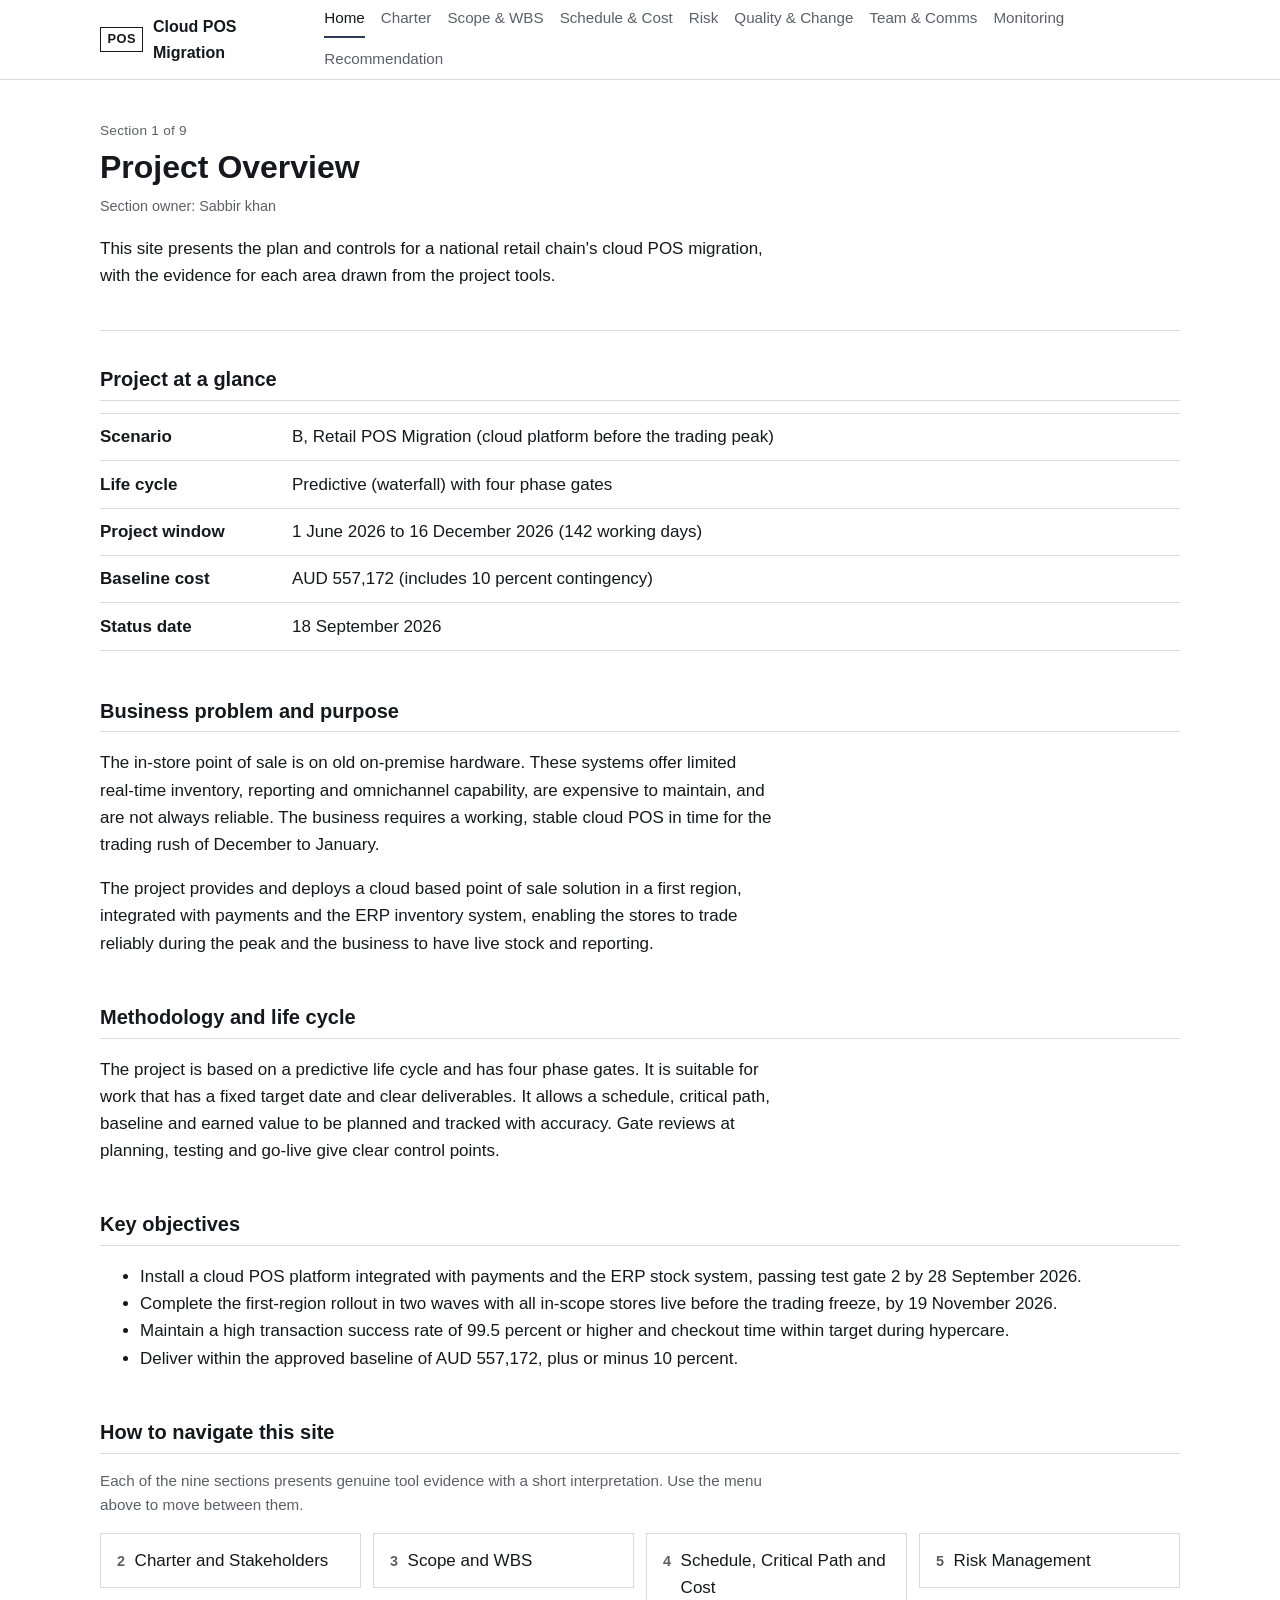
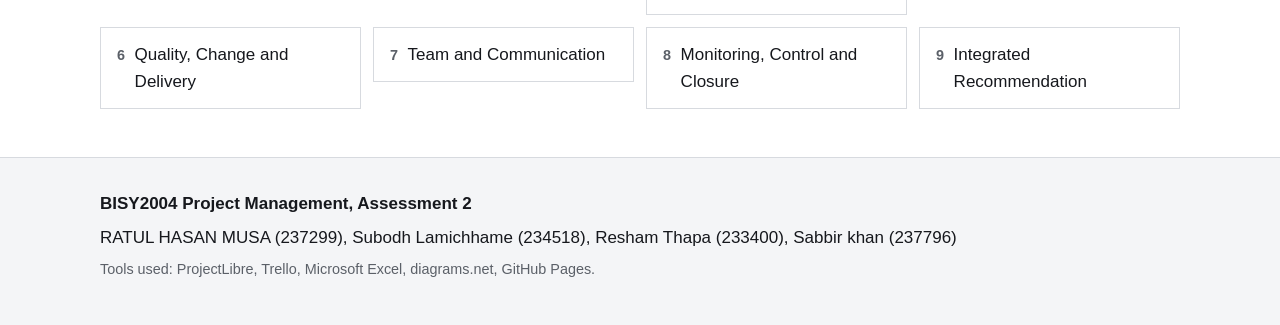
<file: index.html>
<!DOCTYPE html>
<html lang="en-AU">
<head>
  <meta charset="utf-8">
  <meta name="viewport" content="width=device-width, initial-scale=1">
  <title>Home | Cloud POS Migration</title>
  <meta name="description" content="Project management website for a cloud POS migration program.">
  <link rel="stylesheet" href="css/style.css">
</head>
<body>
<a class="skip" href="#main">Skip to content</a>
<header class="site-head">
  <div class="wrap head-inner">
    <a class="brand" href="index.html"><span class="brand-mark">POS</span><span class="brand-text">Cloud POS Migration</span></a>
    <button class="nav-toggle" aria-label="Menu" aria-expanded="false" aria-controls="nav">Menu</button>
    <nav id="nav" class="nav"><ul>
      <li><a href="index.html" class="active" aria-current="page">Home</a></li>
      <li><a href="charter.html">Charter</a></li>
      <li><a href="scope.html">Scope & WBS</a></li>
      <li><a href="schedule.html">Schedule & Cost</a></li>
      <li><a href="risk.html">Risk</a></li>
      <li><a href="quality.html">Quality & Change</a></li>
      <li><a href="team.html">Team & Comms</a></li>
      <li><a href="monitoring.html">Monitoring</a></li>
      <li><a href="recommendation.html">Recommendation</a></li>
    </ul></nav>
  </div>
</header>
<main id="main">
  <div class="wrap">
    <div class="page-head">
      <p class="sec-num">Section 1 of 9</p>
      <h1>Project Overview</h1>
      <p class="owner">Section owner: Sabbir khan</p>
      <p class="lead">This site presents the plan and controls for a national retail chain's cloud POS migration, with the evidence for each area drawn from the project tools.</p>
    </div>
    <section class="block">
      <h2>Project at a glance</h2>
      <dl class="facts">
        <div><dt>Scenario</dt><dd>B, Retail POS Migration (cloud platform before the trading peak)</dd></div>
        <div><dt>Life cycle</dt><dd>Predictive (waterfall) with four phase gates</dd></div>
        <div><dt>Project window</dt><dd>1 June 2026 to 16 December 2026 (142 working days)</dd></div>
        <div><dt>Baseline cost</dt><dd>AUD 557,172 (includes 10 percent contingency)</dd></div>
        <div><dt>Status date</dt><dd>18 September 2026</dd></div>
      </dl>
    </section>
    <section class="block">
      <h2>Business problem and purpose</h2>
      <p>The in-store point of sale is on old on-premise hardware. These systems offer limited real-time inventory, reporting and omnichannel capability, are expensive to maintain, and are not always reliable. The business requires a working, stable cloud POS in time for the trading rush of December to January.</p>
      <p>The project provides and deploys a cloud based point of sale solution in a first region, integrated with payments and the ERP inventory system, enabling the stores to trade reliably during the peak and the business to have live stock and reporting.</p>
    </section>
    <section class="block">
      <h2>Methodology and life cycle</h2>
      <p>The project is based on a predictive life cycle and has four phase gates. It is suitable for work that has a fixed target date and clear deliverables. It allows a schedule, critical path, baseline and earned value to be planned and tracked with accuracy. Gate reviews at planning, testing and go-live give clear control points.</p>
    </section>
    <section class="block">
      <h2>Key objectives</h2>
      <ul>
        <li>Install a cloud POS platform integrated with payments and the ERP stock system, passing test gate 2 by 28 September 2026.</li>
        <li>Complete the first-region rollout in two waves with all in-scope stores live before the trading freeze, by 19 November 2026.</li>
        <li>Maintain a high transaction success rate of 99.5 percent or higher and checkout time within target during hypercare.</li>
        <li>Deliver within the approved baseline of AUD 557,172, plus or minus 10 percent.</li>
      </ul>
    </section>
    <section class="block">
      <h2>How to navigate this site</h2>
      <p class="note">Each of the nine sections presents genuine tool evidence with a short interpretation. Use the menu above to move between them.</p>
      <ul class="index-grid">
        <li><a href="charter.html"><span>2</span>Charter and Stakeholders</a></li>
        <li><a href="scope.html"><span>3</span>Scope and WBS</a></li>
        <li><a href="schedule.html"><span>4</span>Schedule, Critical Path and Cost</a></li>
        <li><a href="risk.html"><span>5</span>Risk Management</a></li>
        <li><a href="quality.html"><span>6</span>Quality, Change and Delivery</a></li>
        <li><a href="team.html"><span>7</span>Team and Communication</a></li>
        <li><a href="monitoring.html"><span>8</span>Monitoring, Control and Closure</a></li>
        <li><a href="recommendation.html"><span>9</span>Integrated Recommendation</a></li>
      </ul>
    </section>
  </div>
</main>
<footer class="site-foot">
  <div class="wrap">
    <p class="foot-title">BISY2004 Project Management, Assessment 2</p>
    <p class="foot-group">RATUL HASAN MUSA (237299), Subodh Lamichhame (234518), Resham Thapa (233400), Sabbir khan (237796)</p>
    <p class="foot-meta">Tools used: ProjectLibre, Trello, Microsoft Excel, diagrams.net, GitHub Pages.</p>
  </div>
</footer>
<script src="js/script.js"></script>
</body>
</html>
</file>
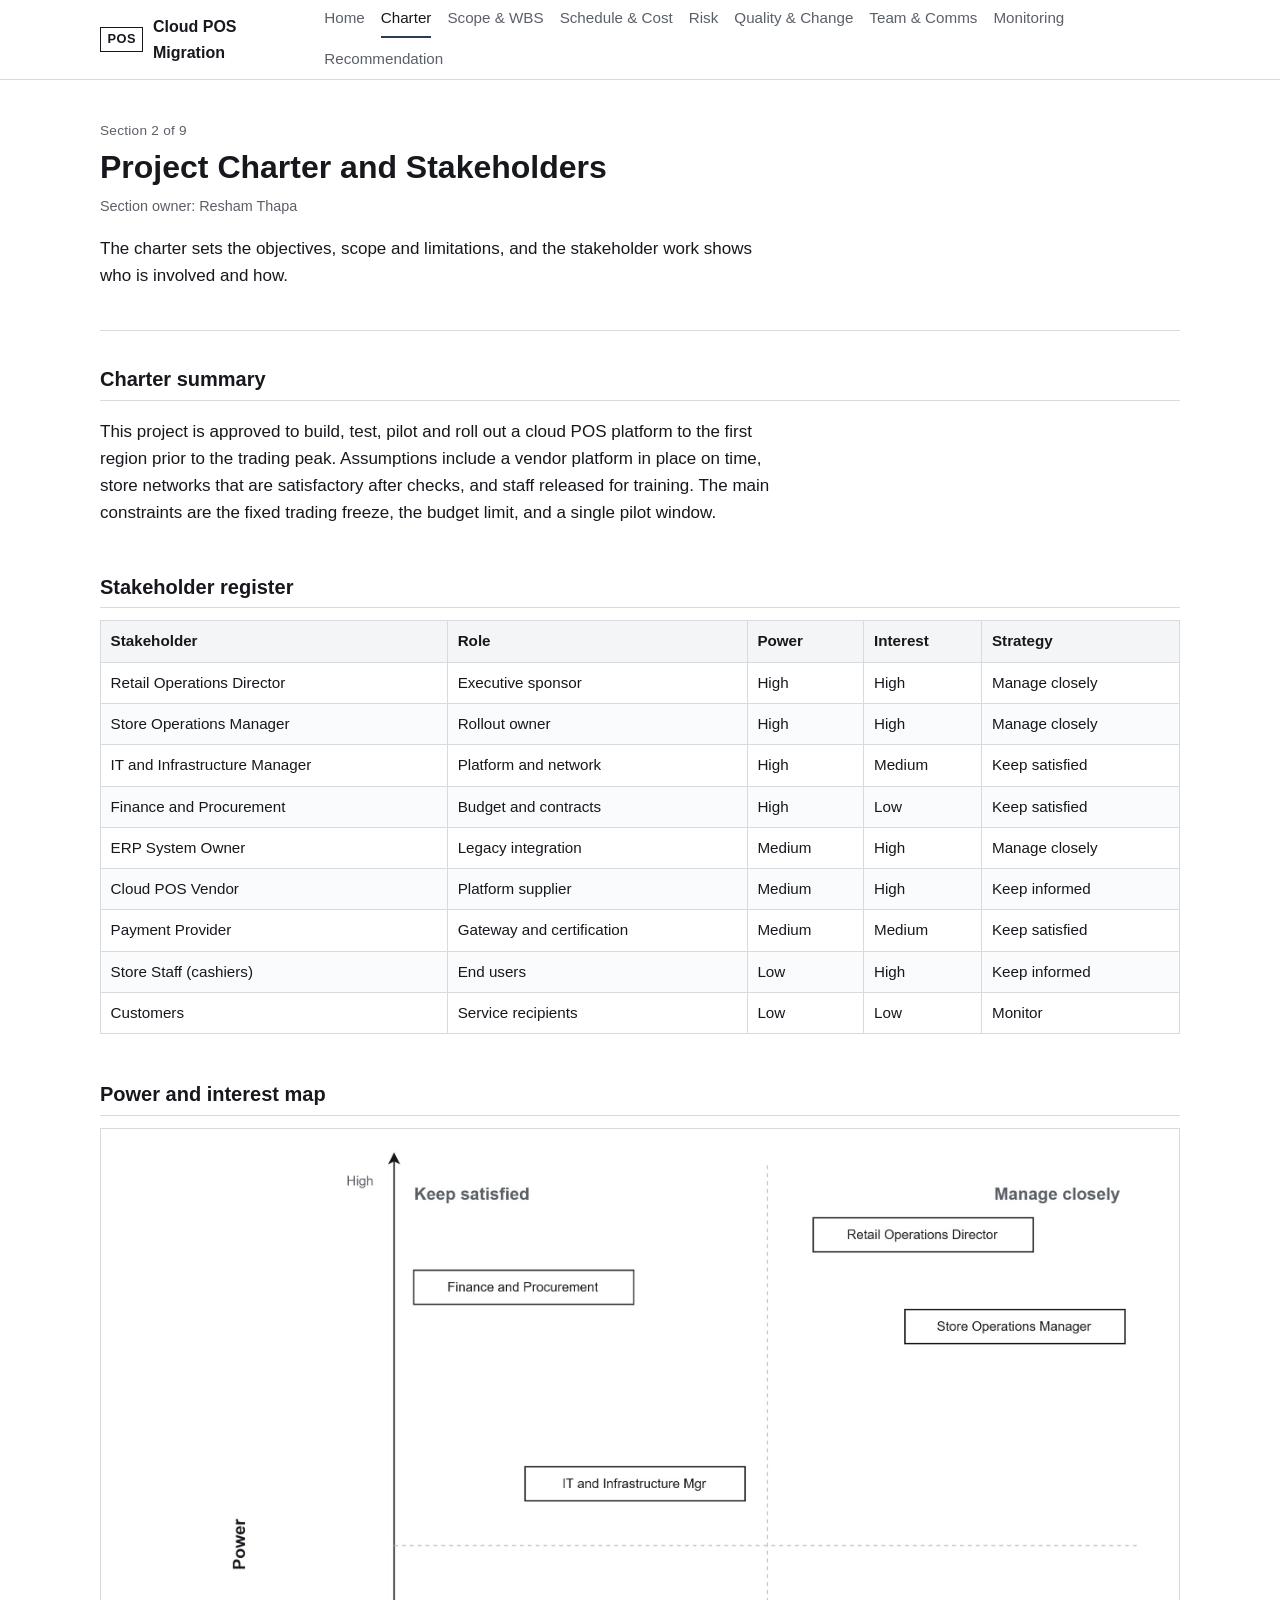
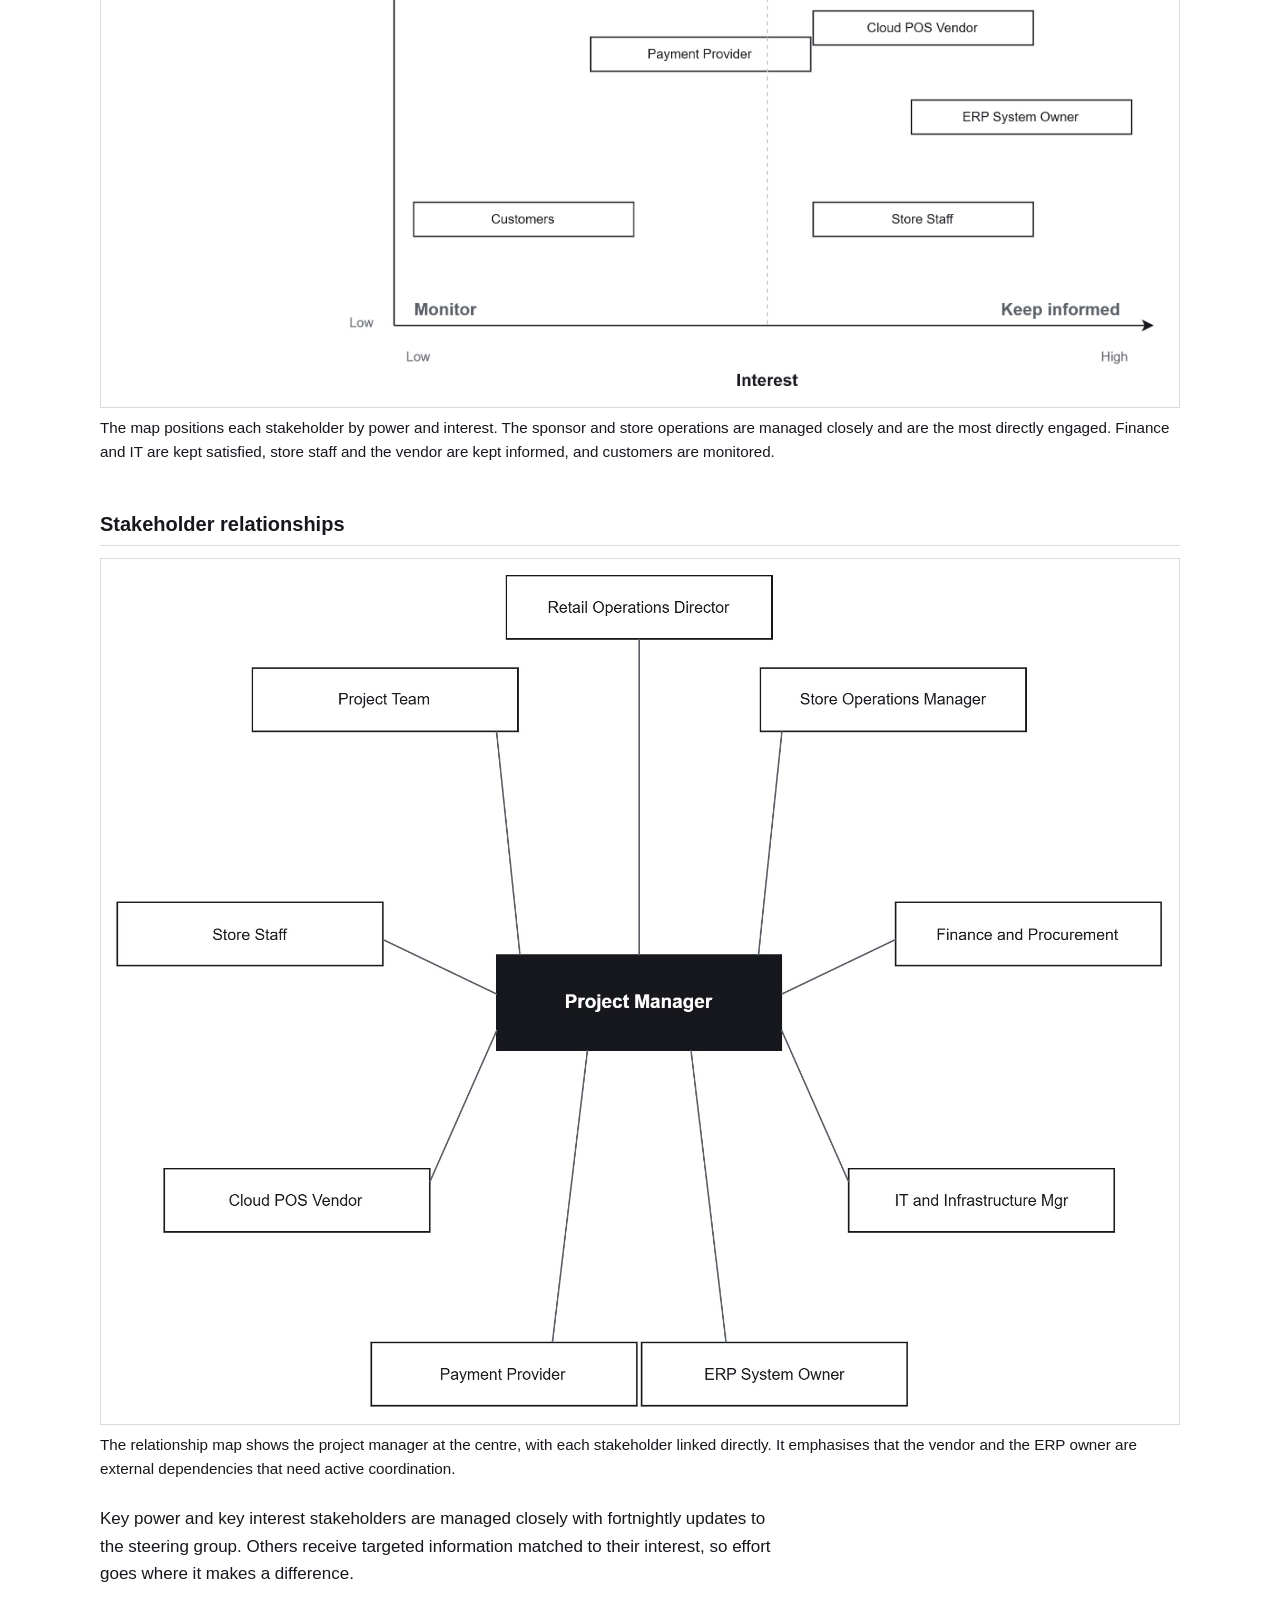
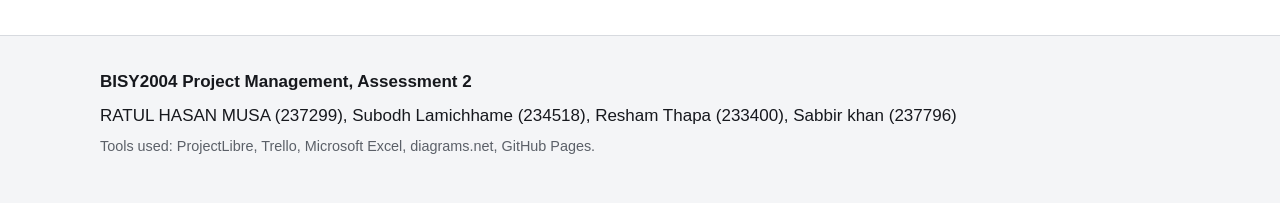
<file: charter.html>
<!DOCTYPE html>
<html lang="en-AU">
<head>
  <meta charset="utf-8">
  <meta name="viewport" content="width=device-width, initial-scale=1">
  <title>Charter and Stakeholders | Cloud POS Migration</title>
  <meta name="description" content="Project management website for a cloud POS migration program.">
  <link rel="stylesheet" href="css/style.css">
</head>
<body>
<a class="skip" href="#main">Skip to content</a>
<header class="site-head">
  <div class="wrap head-inner">
    <a class="brand" href="index.html"><span class="brand-mark">POS</span><span class="brand-text">Cloud POS Migration</span></a>
    <button class="nav-toggle" aria-label="Menu" aria-expanded="false" aria-controls="nav">Menu</button>
    <nav id="nav" class="nav"><ul>
      <li><a href="index.html">Home</a></li>
      <li><a href="charter.html" class="active" aria-current="page">Charter</a></li>
      <li><a href="scope.html">Scope & WBS</a></li>
      <li><a href="schedule.html">Schedule & Cost</a></li>
      <li><a href="risk.html">Risk</a></li>
      <li><a href="quality.html">Quality & Change</a></li>
      <li><a href="team.html">Team & Comms</a></li>
      <li><a href="monitoring.html">Monitoring</a></li>
      <li><a href="recommendation.html">Recommendation</a></li>
    </ul></nav>
  </div>
</header>
<main id="main">
  <div class="wrap">
    <div class="page-head">
      <p class="sec-num">Section 2 of 9</p>
      <h1>Project Charter and Stakeholders</h1>
      <p class="owner">Section owner: Resham Thapa</p>
      <p class="lead">The charter sets the objectives, scope and limitations, and the stakeholder work shows who is involved and how.</p>
    </div>
    <section class="block">
      <h2>Charter summary</h2>
      <p>This project is approved to build, test, pilot and roll out a cloud POS platform to the first region prior to the trading peak. Assumptions include a vendor platform in place on time, store networks that are satisfactory after checks, and staff released for training. The main constraints are the fixed trading freeze, the budget limit, and a single pilot window.</p>
    </section>
    <section class="block">
      <h2>Stakeholder register</h2>
      <table class="data-table">
        <thead>
          <tr><th>Stakeholder</th><th>Role</th><th>Power</th><th>Interest</th><th>Strategy</th></tr>
        </thead>
        <tbody>
          <tr><td>Retail Operations Director</td><td>Executive sponsor</td><td>High</td><td>High</td><td>Manage closely</td></tr>
          <tr><td>Store Operations Manager</td><td>Rollout owner</td><td>High</td><td>High</td><td>Manage closely</td></tr>
          <tr><td>IT and Infrastructure Manager</td><td>Platform and network</td><td>High</td><td>Medium</td><td>Keep satisfied</td></tr>
          <tr><td>Finance and Procurement</td><td>Budget and contracts</td><td>High</td><td>Low</td><td>Keep satisfied</td></tr>
          <tr><td>ERP System Owner</td><td>Legacy integration</td><td>Medium</td><td>High</td><td>Manage closely</td></tr>
          <tr><td>Cloud POS Vendor</td><td>Platform supplier</td><td>Medium</td><td>High</td><td>Keep informed</td></tr>
          <tr><td>Payment Provider</td><td>Gateway and certification</td><td>Medium</td><td>Medium</td><td>Keep satisfied</td></tr>
          <tr><td>Store Staff (cashiers)</td><td>End users</td><td>Low</td><td>High</td><td>Keep informed</td></tr>
          <tr><td>Customers</td><td>Service recipients</td><td>Low</td><td>Low</td><td>Monitor</td></tr>
        </tbody>
      </table>
    </section>
    <section class="block">
      <h2>Power and interest map</h2>
      <figure class="fig">
        <div class="slot">
          <img src="images/dio_power_interest.png" alt="Power and interest map of project stakeholders" onload="this.parentNode.classList.add('has-img')" onerror="this.remove()">
          <span class="slot-label">Image slot: images/dio_power_interest.png</span>
        </div>
        <figcaption>The map positions each stakeholder by power and interest. The sponsor and store operations are managed closely and are the most directly engaged. Finance and IT are kept satisfied, store staff and the vendor are kept informed, and customers are monitored.</figcaption>
      </figure>
    </section>
    <section class="block">
      <h2>Stakeholder relationships</h2>
      <figure class="fig">
        <div class="slot">
          <img src="images/dio_stakeholder_map.png" alt="Stakeholder relationship map" onload="this.parentNode.classList.add('has-img')" onerror="this.remove()">
          <span class="slot-label">Image slot: images/dio_stakeholder_map.png</span>
        </div>
        <figcaption>The relationship map shows the project manager at the centre, with each stakeholder linked directly. It emphasises that the vendor and the ERP owner are external dependencies that need active coordination.</figcaption>
      </figure>
      <p>Key power and key interest stakeholders are managed closely with fortnightly updates to the steering group. Others receive targeted information matched to their interest, so effort goes where it makes a difference.</p>
    </section>
  </div>
</main>
<footer class="site-foot">
  <div class="wrap">
    <p class="foot-title">BISY2004 Project Management, Assessment 2</p>
    <p class="foot-group">RATUL HASAN MUSA (237299), Subodh Lamichhame (234518), Resham Thapa (233400), Sabbir khan (237796)</p>
    <p class="foot-meta">Tools used: ProjectLibre, Trello, Microsoft Excel, diagrams.net, GitHub Pages.</p>
  </div>
</footer>
<script src="js/script.js"></script>
</body>
</html>
</file>
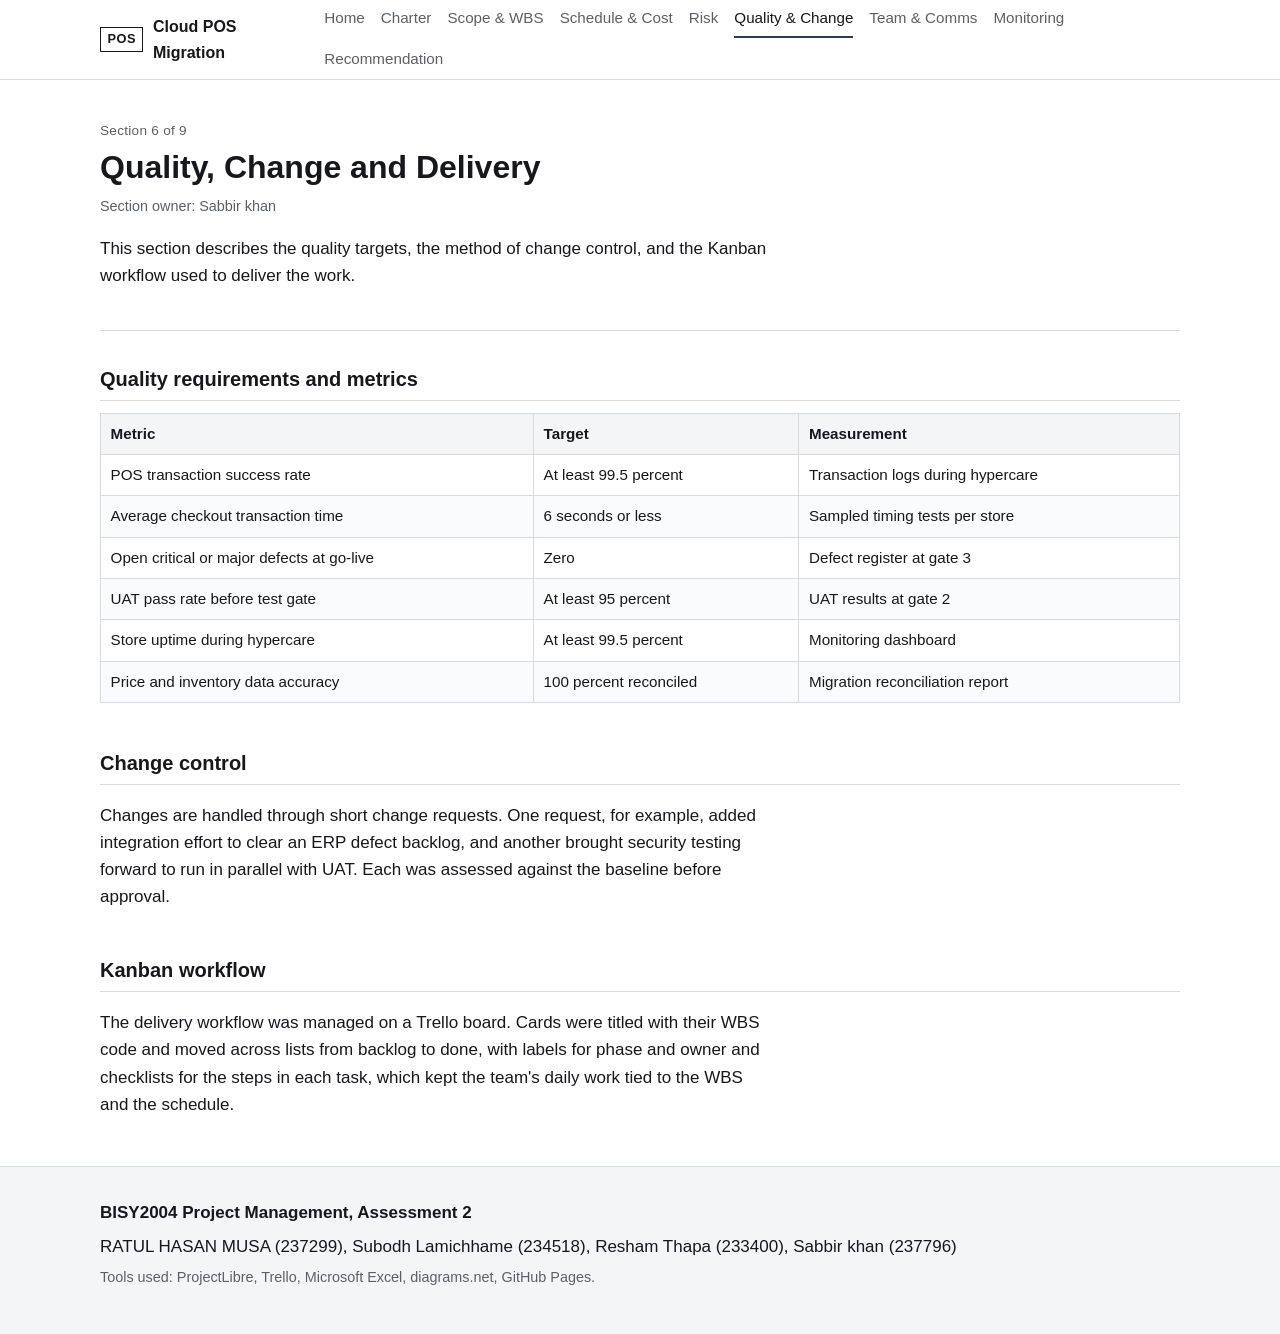
<file: quality.html>
<!DOCTYPE html>
<html lang="en-AU">
<head>
  <meta charset="utf-8">
  <meta name="viewport" content="width=device-width, initial-scale=1">
  <title>Quality and Change | Cloud POS Migration</title>
  <meta name="description" content="Project management website for a cloud POS migration program.">
  <link rel="stylesheet" href="css/style.css">
</head>
<body>
<a class="skip" href="#main">Skip to content</a>
<header class="site-head">
  <div class="wrap head-inner">
    <a class="brand" href="index.html"><span class="brand-mark">POS</span><span class="brand-text">Cloud POS Migration</span></a>
    <button class="nav-toggle" aria-label="Menu" aria-expanded="false" aria-controls="nav">Menu</button>
    <nav id="nav" class="nav"><ul>
      <li><a href="index.html">Home</a></li>
      <li><a href="charter.html">Charter</a></li>
      <li><a href="scope.html">Scope & WBS</a></li>
      <li><a href="schedule.html">Schedule & Cost</a></li>
      <li><a href="risk.html">Risk</a></li>
      <li><a href="quality.html" class="active" aria-current="page">Quality & Change</a></li>
      <li><a href="team.html">Team & Comms</a></li>
      <li><a href="monitoring.html">Monitoring</a></li>
      <li><a href="recommendation.html">Recommendation</a></li>
    </ul></nav>
  </div>
</header>
<main id="main">
  <div class="wrap">
    <div class="page-head">
      <p class="sec-num">Section 6 of 9</p>
      <h1>Quality, Change and Delivery</h1>
      <p class="owner">Section owner: Sabbir khan</p>
      <p class="lead">This section describes the quality targets, the method of change control, and the Kanban workflow used to deliver the work.</p>
    </div>
    <section class="block">
      <h2>Quality requirements and metrics</h2>
      <table class="data-table">
        <thead>
          <tr><th>Metric</th><th>Target</th><th>Measurement</th></tr>
        </thead>
        <tbody>
          <tr><td>POS transaction success rate</td><td>At least 99.5 percent</td><td>Transaction logs during hypercare</td></tr>
          <tr><td>Average checkout transaction time</td><td>6 seconds or less</td><td>Sampled timing tests per store</td></tr>
          <tr><td>Open critical or major defects at go-live</td><td>Zero</td><td>Defect register at gate 3</td></tr>
          <tr><td>UAT pass rate before test gate</td><td>At least 95 percent</td><td>UAT results at gate 2</td></tr>
          <tr><td>Store uptime during hypercare</td><td>At least 99.5 percent</td><td>Monitoring dashboard</td></tr>
          <tr><td>Price and inventory data accuracy</td><td>100 percent reconciled</td><td>Migration reconciliation report</td></tr>
        </tbody>
      </table>
    </section>
    <section class="block">
      <h2>Change control</h2>
      <p>Changes are handled through short change requests. One request, for example, added integration effort to clear an ERP defect backlog, and another brought security testing forward to run in parallel with UAT. Each was assessed against the baseline before approval.</p>
    </section>
    <section class="block">
      <h2>Kanban workflow</h2>
      <p>The delivery workflow was managed on a Trello board. Cards were titled with their WBS code and moved across lists from backlog to done, with labels for phase and owner and checklists for the steps in each task, which kept the team's daily work tied to the WBS and the schedule.</p>
    </section>
  </div>
</main>
<footer class="site-foot">
  <div class="wrap">
    <p class="foot-title">BISY2004 Project Management, Assessment 2</p>
    <p class="foot-group">RATUL HASAN MUSA (237299), Subodh Lamichhame (234518), Resham Thapa (233400), Sabbir khan (237796)</p>
    <p class="foot-meta">Tools used: ProjectLibre, Trello, Microsoft Excel, diagrams.net, GitHub Pages.</p>
  </div>
</footer>
<script src="js/script.js"></script>
</body>
</html>
</file>
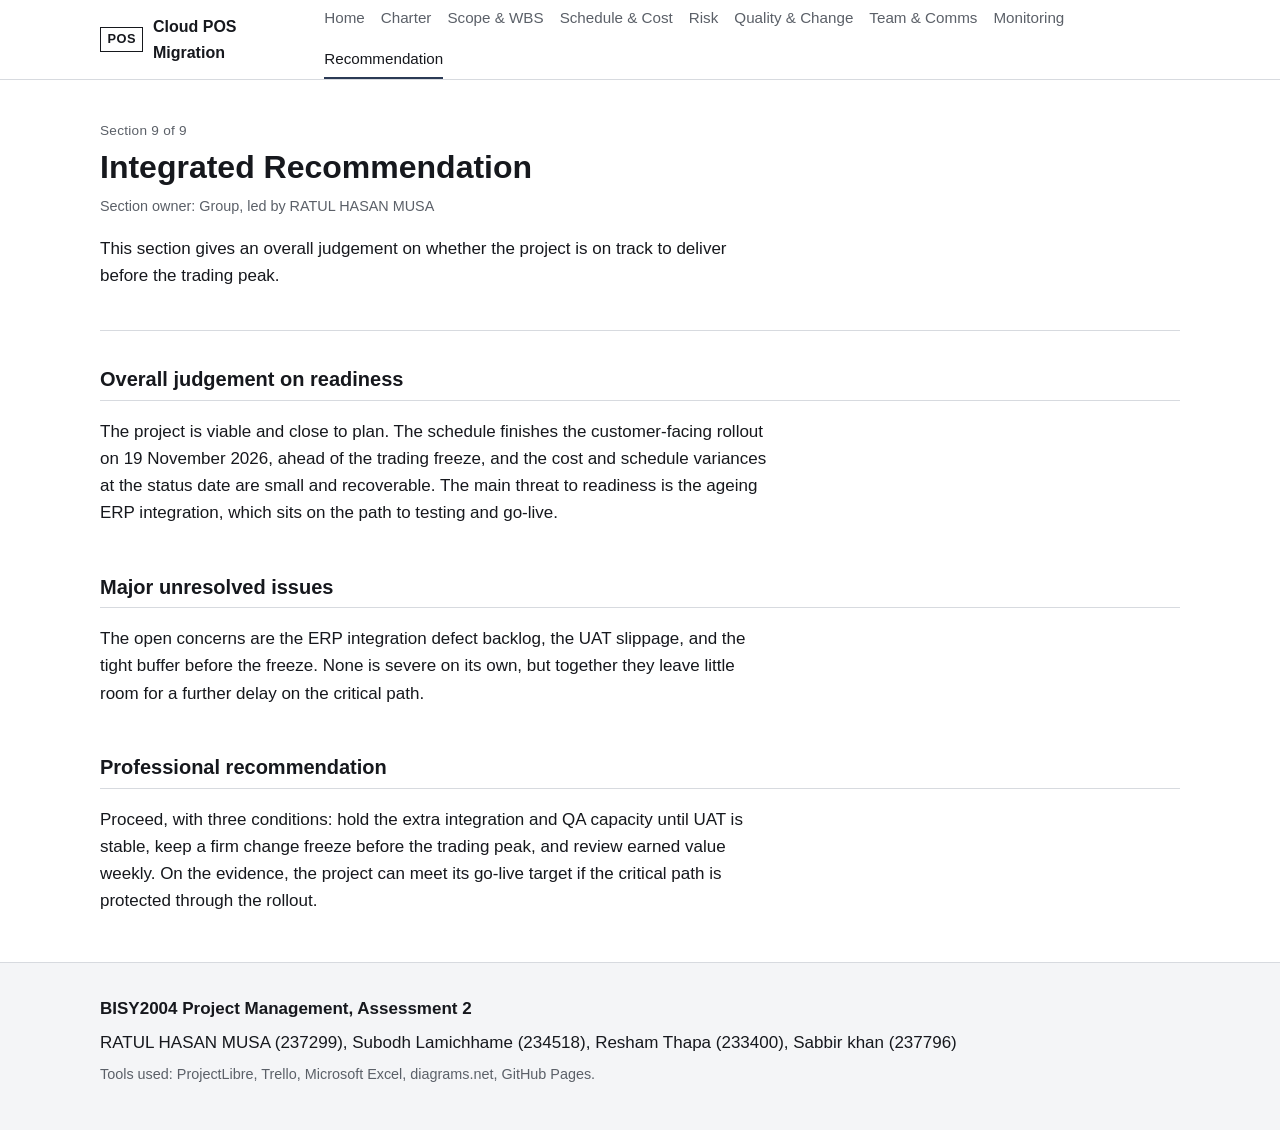
<file: recommendation.html>
<!DOCTYPE html>
<html lang="en-AU">
<head>
  <meta charset="utf-8">
  <meta name="viewport" content="width=device-width, initial-scale=1">
  <title>Integrated Recommendation | Cloud POS Migration</title>
  <meta name="description" content="Project management website for a cloud POS migration program.">
  <link rel="stylesheet" href="css/style.css">
</head>
<body>
<a class="skip" href="#main">Skip to content</a>
<header class="site-head">
  <div class="wrap head-inner">
    <a class="brand" href="index.html"><span class="brand-mark">POS</span><span class="brand-text">Cloud POS Migration</span></a>
    <button class="nav-toggle" aria-label="Menu" aria-expanded="false" aria-controls="nav">Menu</button>
    <nav id="nav" class="nav"><ul>
      <li><a href="index.html">Home</a></li>
      <li><a href="charter.html">Charter</a></li>
      <li><a href="scope.html">Scope & WBS</a></li>
      <li><a href="schedule.html">Schedule & Cost</a></li>
      <li><a href="risk.html">Risk</a></li>
      <li><a href="quality.html">Quality & Change</a></li>
      <li><a href="team.html">Team & Comms</a></li>
      <li><a href="monitoring.html">Monitoring</a></li>
      <li><a href="recommendation.html" class="active" aria-current="page">Recommendation</a></li>
    </ul></nav>
  </div>
</header>
<main id="main">
  <div class="wrap">
    <div class="page-head">
      <p class="sec-num">Section 9 of 9</p>
      <h1>Integrated Recommendation</h1>
      <p class="owner">Section owner: Group, led by RATUL HASAN MUSA</p>
      <p class="lead">This section gives an overall judgement on whether the project is on track to deliver before the trading peak.</p>
    </div>
    <section class="block">
      <h2>Overall judgement on readiness</h2>
      <p>The project is viable and close to plan. The schedule finishes the customer-facing rollout on 19 November 2026, ahead of the trading freeze, and the cost and schedule variances at the status date are small and recoverable. The main threat to readiness is the ageing ERP integration, which sits on the path to testing and go-live.</p>
    </section>
    <section class="block">
      <h2>Major unresolved issues</h2>
      <p>The open concerns are the ERP integration defect backlog, the UAT slippage, and the tight buffer before the freeze. None is severe on its own, but together they leave little room for a further delay on the critical path.</p>
    </section>
    <section class="block">
      <h2>Professional recommendation</h2>
      <p>Proceed, with three conditions: hold the extra integration and QA capacity until UAT is stable, keep a firm change freeze before the trading peak, and review earned value weekly. On the evidence, the project can meet its go-live target if the critical path is protected through the rollout.</p>
    </section>
  </div>
</main>
<footer class="site-foot">
  <div class="wrap">
    <p class="foot-title">BISY2004 Project Management, Assessment 2</p>
    <p class="foot-group">RATUL HASAN MUSA (237299), Subodh Lamichhame (234518), Resham Thapa (233400), Sabbir khan (237796)</p>
    <p class="foot-meta">Tools used: ProjectLibre, Trello, Microsoft Excel, diagrams.net, GitHub Pages.</p>
  </div>
</footer>
<script src="js/script.js"></script>
</body>
</html>
</file>
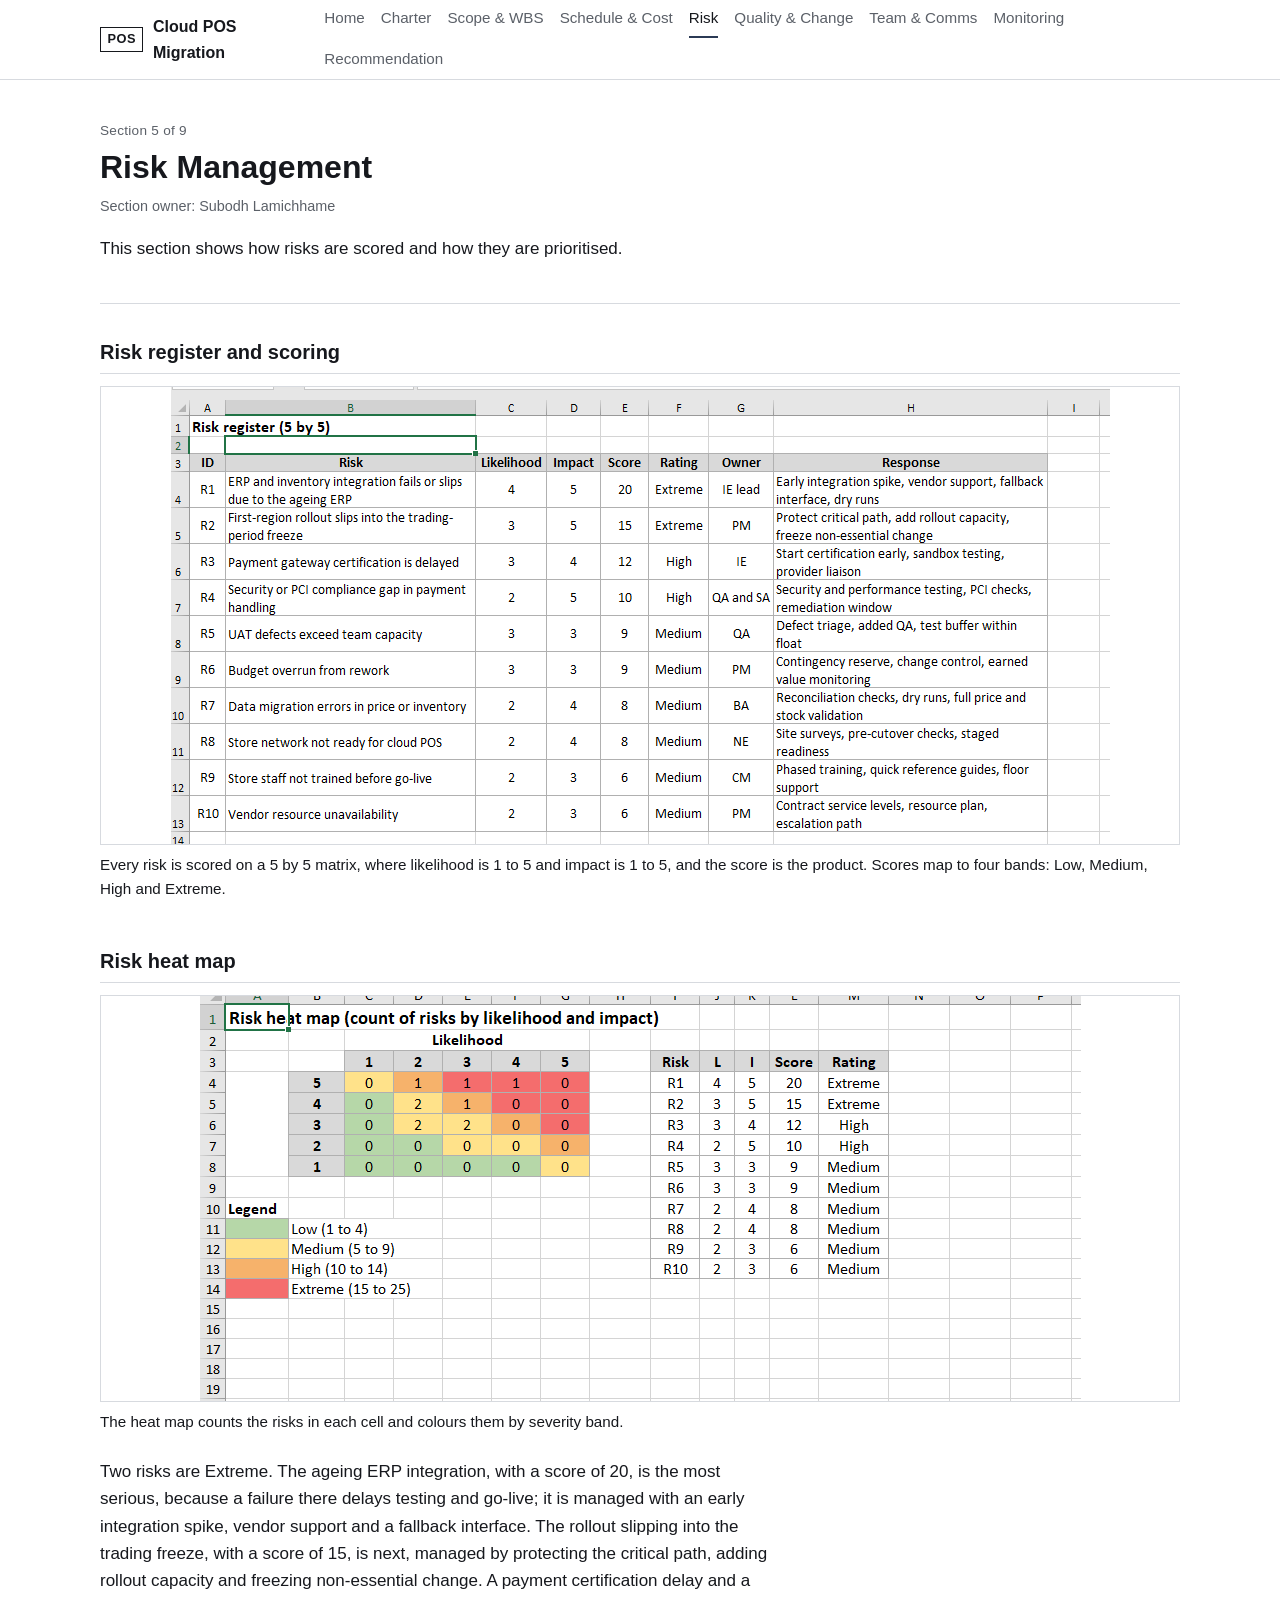
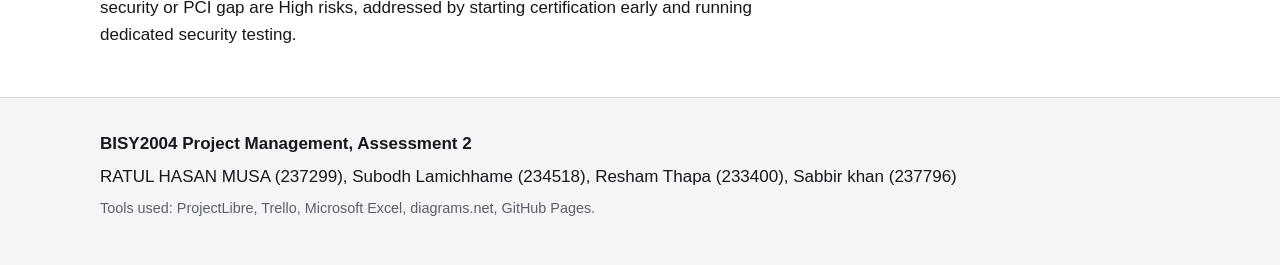
<file: risk.html>
<!DOCTYPE html>
<html lang="en-AU">
<head>
  <meta charset="utf-8">
  <meta name="viewport" content="width=device-width, initial-scale=1">
  <title>Risk Management | Cloud POS Migration</title>
  <meta name="description" content="Project management website for a cloud POS migration program.">
  <link rel="stylesheet" href="css/style.css">
</head>
<body>
<a class="skip" href="#main">Skip to content</a>
<header class="site-head">
  <div class="wrap head-inner">
    <a class="brand" href="index.html"><span class="brand-mark">POS</span><span class="brand-text">Cloud POS Migration</span></a>
    <button class="nav-toggle" aria-label="Menu" aria-expanded="false" aria-controls="nav">Menu</button>
    <nav id="nav" class="nav"><ul>
      <li><a href="index.html">Home</a></li>
      <li><a href="charter.html">Charter</a></li>
      <li><a href="scope.html">Scope & WBS</a></li>
      <li><a href="schedule.html">Schedule & Cost</a></li>
      <li><a href="risk.html" class="active" aria-current="page">Risk</a></li>
      <li><a href="quality.html">Quality & Change</a></li>
      <li><a href="team.html">Team & Comms</a></li>
      <li><a href="monitoring.html">Monitoring</a></li>
      <li><a href="recommendation.html">Recommendation</a></li>
    </ul></nav>
  </div>
</header>
<main id="main">
  <div class="wrap">
    <div class="page-head">
      <p class="sec-num">Section 5 of 9</p>
      <h1>Risk Management</h1>
      <p class="owner">Section owner: Subodh Lamichhame</p>
      <p class="lead">This section shows how risks are scored and how they are prioritised.</p>
    </div>
    <section class="block">
      <h2>Risk register and scoring</h2>
      <figure class="fig">
        <div class="slot">
          <img src="images/xl_risk_register.png" alt="Excel risk register" onload="this.parentNode.classList.add('has-img')" onerror="this.remove()">
          <span class="slot-label">Image slot: images/xl_risk_register.png</span>
        </div>
        <figcaption>Every risk is scored on a 5 by 5 matrix, where likelihood is 1 to 5 and impact is 1 to 5, and the score is the product. Scores map to four bands: Low, Medium, High and Extreme.</figcaption>
      </figure>
    </section>
    <section class="block">
      <h2>Risk heat map</h2>
      <figure class="fig">
        <div class="slot">
          <img src="images/xl_risk_heatmap.png" alt="Excel 5 by 5 risk heat map" onload="this.parentNode.classList.add('has-img')" onerror="this.remove()">
          <span class="slot-label">Image slot: images/xl_risk_heatmap.png</span>
        </div>
        <figcaption>The heat map counts the risks in each cell and colours them by severity band.</figcaption>
      </figure>
      <p>Two risks are Extreme. The ageing ERP integration, with a score of 20, is the most serious, because a failure there delays testing and go-live; it is managed with an early integration spike, vendor support and a fallback interface. The rollout slipping into the trading freeze, with a score of 15, is next, managed by protecting the critical path, adding rollout capacity and freezing non-essential change. A payment certification delay and a security or PCI gap are High risks, addressed by starting certification early and running dedicated security testing.</p>
    </section>
  </div>
</main>
<footer class="site-foot">
  <div class="wrap">
    <p class="foot-title">BISY2004 Project Management, Assessment 2</p>
    <p class="foot-group">RATUL HASAN MUSA (237299), Subodh Lamichhame (234518), Resham Thapa (233400), Sabbir khan (237796)</p>
    <p class="foot-meta">Tools used: ProjectLibre, Trello, Microsoft Excel, diagrams.net, GitHub Pages.</p>
  </div>
</footer>
<script src="js/script.js"></script>
</body>
</html>
</file>
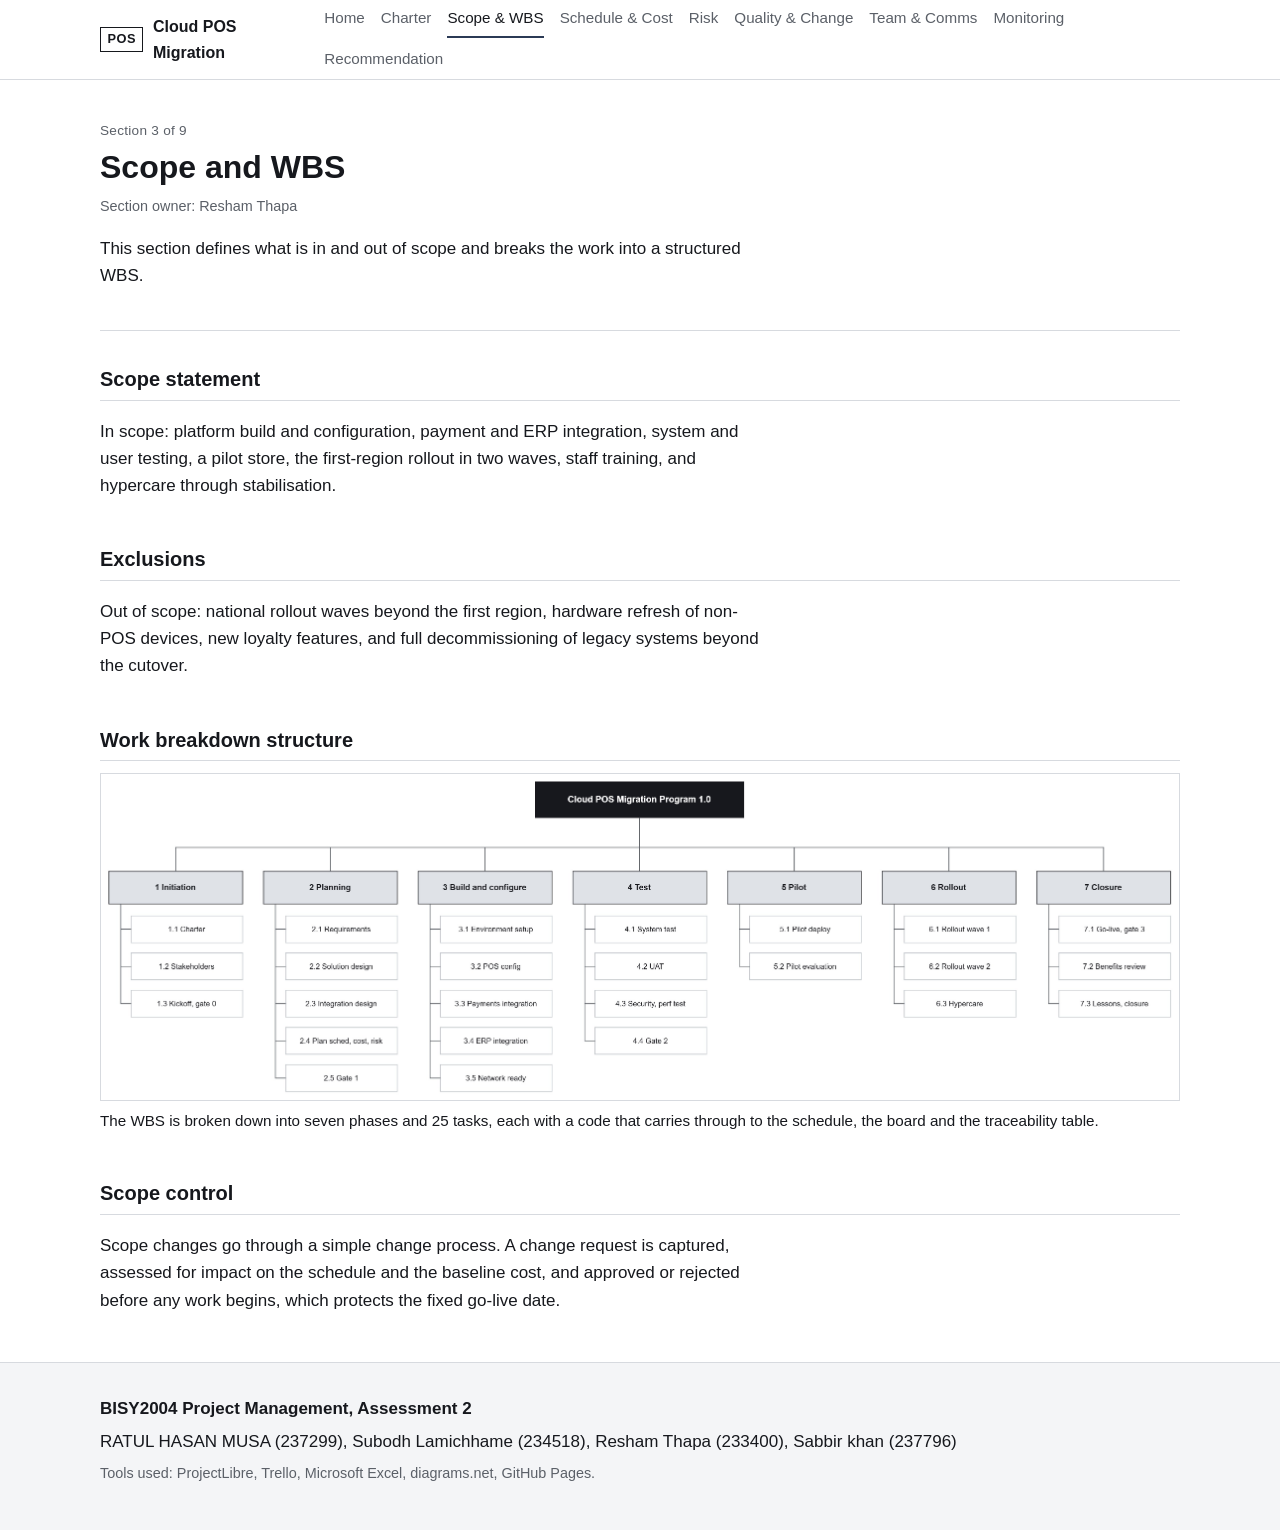
<file: scope.html>
<!DOCTYPE html>
<html lang="en-AU">
<head>
  <meta charset="utf-8">
  <meta name="viewport" content="width=device-width, initial-scale=1">
  <title>Scope and WBS | Cloud POS Migration</title>
  <meta name="description" content="Project management website for a cloud POS migration program.">
  <link rel="stylesheet" href="css/style.css">
</head>
<body>
<a class="skip" href="#main">Skip to content</a>
<header class="site-head">
  <div class="wrap head-inner">
    <a class="brand" href="index.html"><span class="brand-mark">POS</span><span class="brand-text">Cloud POS Migration</span></a>
    <button class="nav-toggle" aria-label="Menu" aria-expanded="false" aria-controls="nav">Menu</button>
    <nav id="nav" class="nav"><ul>
      <li><a href="index.html">Home</a></li>
      <li><a href="charter.html">Charter</a></li>
      <li><a href="scope.html" class="active" aria-current="page">Scope & WBS</a></li>
      <li><a href="schedule.html">Schedule & Cost</a></li>
      <li><a href="risk.html">Risk</a></li>
      <li><a href="quality.html">Quality & Change</a></li>
      <li><a href="team.html">Team & Comms</a></li>
      <li><a href="monitoring.html">Monitoring</a></li>
      <li><a href="recommendation.html">Recommendation</a></li>
    </ul></nav>
  </div>
</header>
<main id="main">
  <div class="wrap">
    <div class="page-head">
      <p class="sec-num">Section 3 of 9</p>
      <h1>Scope and WBS</h1>
      <p class="owner">Section owner: Resham Thapa</p>
      <p class="lead">This section defines what is in and out of scope and breaks the work into a structured WBS.</p>
    </div>
    <section class="block">
      <h2>Scope statement</h2>
      <p>In scope: platform build and configuration, payment and ERP integration, system and user testing, a pilot store, the first-region rollout in two waves, staff training, and hypercare through stabilisation.</p>
    </section>
    <section class="block">
      <h2>Exclusions</h2>
      <p>Out of scope: national rollout waves beyond the first region, hardware refresh of non-POS devices, new loyalty features, and full decommissioning of legacy systems beyond the cutover.</p>
    </section>
    <section class="block">
      <h2>Work breakdown structure</h2>
      <figure class="fig">
        <div class="slot">
          <img src="images/dio_wbs.png" alt="Work breakdown structure with WBS codes" onload="this.parentNode.classList.add('has-img')" onerror="this.remove()">
          <span class="slot-label">Image slot: images/dio_wbs.png</span>
        </div>
        <figcaption>The WBS is broken down into seven phases and 25 tasks, each with a code that carries through to the schedule, the board and the traceability table.</figcaption>
      </figure>
    </section>
    <section class="block">
      <h2>Scope control</h2>
      <p>Scope changes go through a simple change process. A change request is captured, assessed for impact on the schedule and the baseline cost, and approved or rejected before any work begins, which protects the fixed go-live date.</p>
    </section>
  </div>
</main>
<footer class="site-foot">
  <div class="wrap">
    <p class="foot-title">BISY2004 Project Management, Assessment 2</p>
    <p class="foot-group">RATUL HASAN MUSA (237299), Subodh Lamichhame (234518), Resham Thapa (233400), Sabbir khan (237796)</p>
    <p class="foot-meta">Tools used: ProjectLibre, Trello, Microsoft Excel, diagrams.net, GitHub Pages.</p>
  </div>
</footer>
<script src="js/script.js"></script>
</body>
</html>
</file>
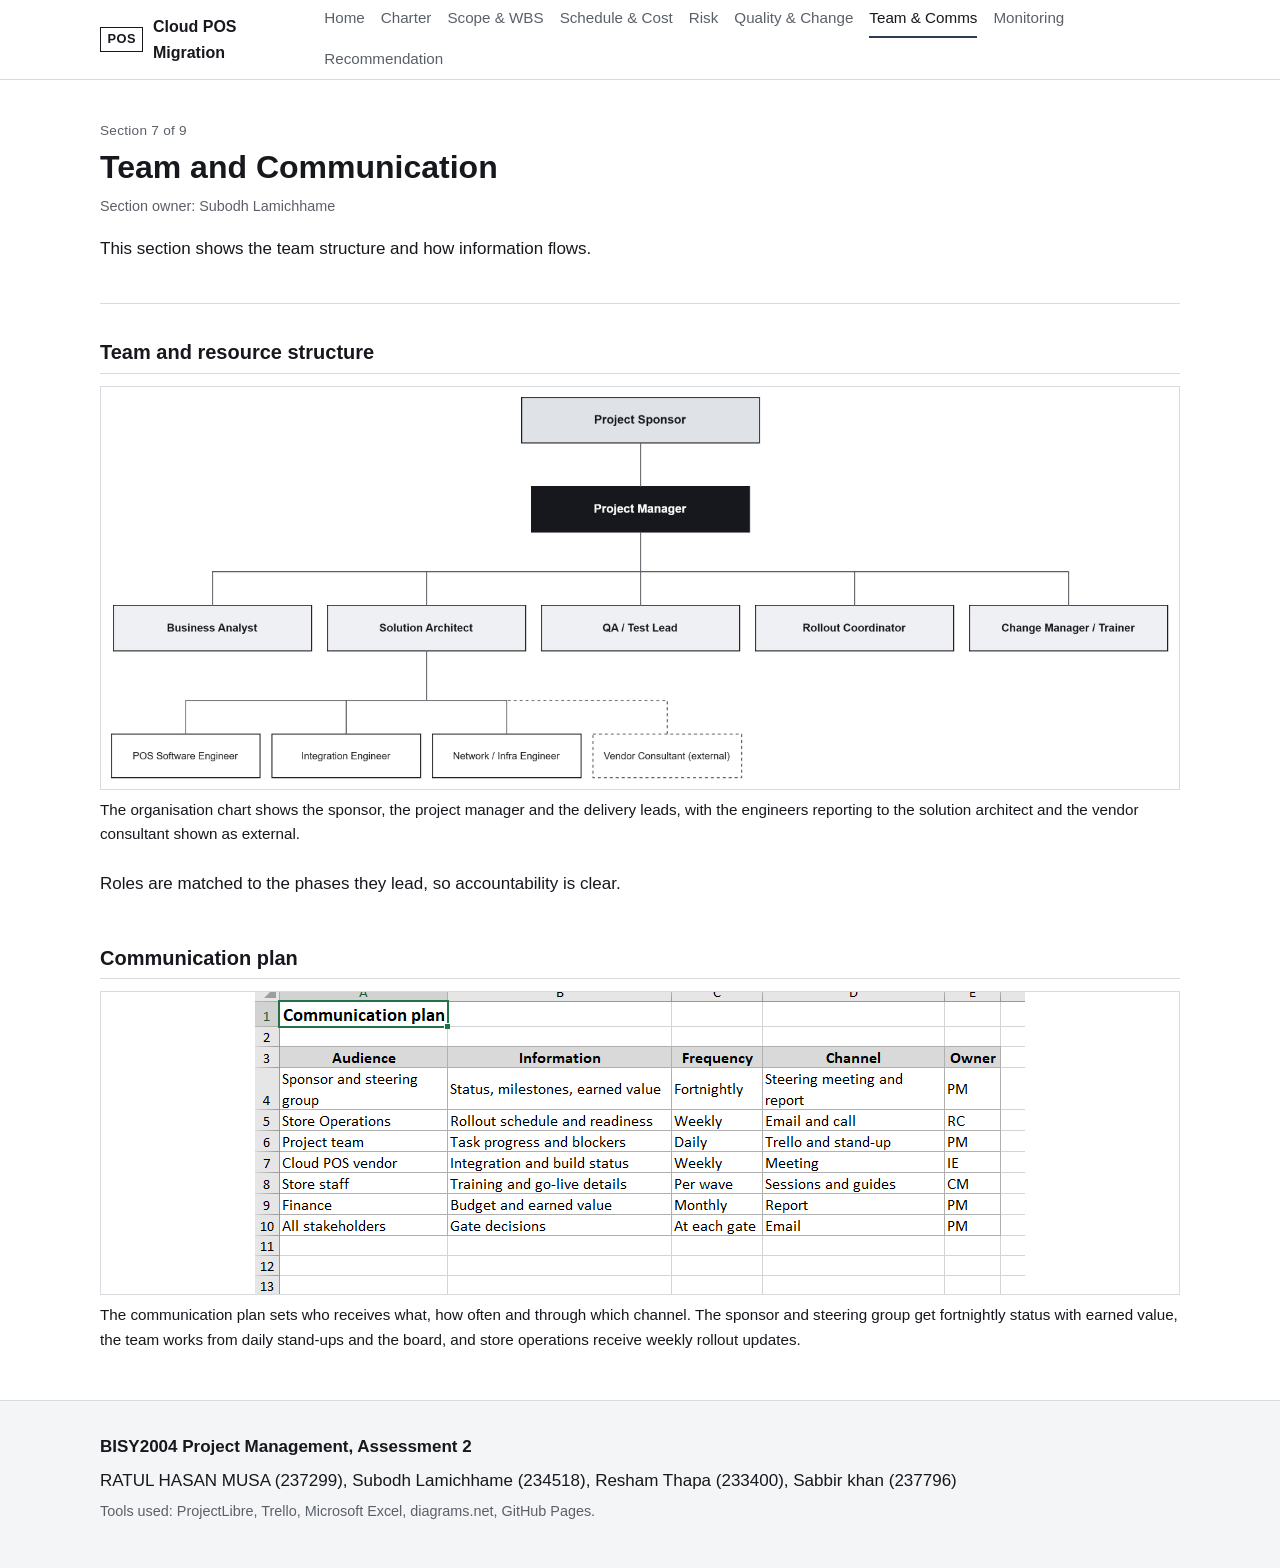
<file: team.html>
<!DOCTYPE html>
<html lang="en-AU">
<head>
  <meta charset="utf-8">
  <meta name="viewport" content="width=device-width, initial-scale=1">
  <title>Team and Communication | Cloud POS Migration</title>
  <meta name="description" content="Project management website for a cloud POS migration program.">
  <link rel="stylesheet" href="css/style.css">
</head>
<body>
<a class="skip" href="#main">Skip to content</a>
<header class="site-head">
  <div class="wrap head-inner">
    <a class="brand" href="index.html"><span class="brand-mark">POS</span><span class="brand-text">Cloud POS Migration</span></a>
    <button class="nav-toggle" aria-label="Menu" aria-expanded="false" aria-controls="nav">Menu</button>
    <nav id="nav" class="nav"><ul>
      <li><a href="index.html">Home</a></li>
      <li><a href="charter.html">Charter</a></li>
      <li><a href="scope.html">Scope & WBS</a></li>
      <li><a href="schedule.html">Schedule & Cost</a></li>
      <li><a href="risk.html">Risk</a></li>
      <li><a href="quality.html">Quality & Change</a></li>
      <li><a href="team.html" class="active" aria-current="page">Team & Comms</a></li>
      <li><a href="monitoring.html">Monitoring</a></li>
      <li><a href="recommendation.html">Recommendation</a></li>
    </ul></nav>
  </div>
</header>
<main id="main">
  <div class="wrap">
    <div class="page-head">
      <p class="sec-num">Section 7 of 9</p>
      <h1>Team and Communication</h1>
      <p class="owner">Section owner: Subodh Lamichhame</p>
      <p class="lead">This section shows the team structure and how information flows.</p>
    </div>
    <section class="block">
      <h2>Team and resource structure</h2>
      <figure class="fig">
        <div class="slot">
          <img src="images/dio_org_chart.png" alt="Project organisation chart" onload="this.parentNode.classList.add('has-img')" onerror="this.remove()">
          <span class="slot-label">Image slot: images/dio_org_chart.png</span>
        </div>
        <figcaption>The organisation chart shows the sponsor, the project manager and the delivery leads, with the engineers reporting to the solution architect and the vendor consultant shown as external.</figcaption>
      </figure>
      <p>Roles are matched to the phases they lead, so accountability is clear.</p>
    </section>
    <section class="block">
      <h2>Communication plan</h2>
      <figure class="fig">
        <div class="slot">
          <img src="images/xl_comms_plan.png" alt="Excel communication plan" onload="this.parentNode.classList.add('has-img')" onerror="this.remove()">
          <span class="slot-label">Image slot: images/xl_comms_plan.png</span>
        </div>
        <figcaption>The communication plan sets who receives what, how often and through which channel. The sponsor and steering group get fortnightly status with earned value, the team works from daily stand-ups and the board, and store operations receive weekly rollout updates.</figcaption>
      </figure>
    </section>
  </div>
</main>
<footer class="site-foot">
  <div class="wrap">
    <p class="foot-title">BISY2004 Project Management, Assessment 2</p>
    <p class="foot-group">RATUL HASAN MUSA (237299), Subodh Lamichhame (234518), Resham Thapa (233400), Sabbir khan (237796)</p>
    <p class="foot-meta">Tools used: ProjectLibre, Trello, Microsoft Excel, diagrams.net, GitHub Pages.</p>
  </div>
</footer>
<script src="js/script.js"></script>
</body>
</html>
</file>
<file: css/style.css>
/* base styles for the pos migration site */

:root {
  --ink: #16181d;
  --paper: #ffffff;
  --mist: #f4f5f7;
  --line: #d7dadf;
  --slate: #5b6068;
  --accent: #2b3a55; /* used only for links and the active nav */
  --maxw: 70rem;
  --readw: 42rem;
}

* { box-sizing: border-box; }

html { -webkit-text-size-adjust: 100%; }

body {
  margin: 0;
  color: var(--ink);
  background: var(--paper);
  font-family: -apple-system, BlinkMacSystemFont, "Segoe UI", Roboto, Helvetica, Arial, sans-serif;
  font-size: 17px;
  line-height: 1.6;
}

.wrap {
  width: 100%;
  max-width: var(--maxw);
  margin: 0 auto;
  padding: 0 1.25rem;
}

/* skip link for keyboard use */
.skip {
  position: absolute;
  left: -999px;
  top: 0;
  background: var(--ink);
  color: #fff;
  padding: .5rem .75rem;
  z-index: 20;
}
.skip:focus { left: .5rem; top: .5rem; }

a { color: var(--accent); }
a:hover { color: var(--ink); }

/* header and nav */
.site-head {
  position: sticky;
  top: 0;
  background: var(--paper);
  border-bottom: 1px solid var(--line);
  z-index: 10;
}
.head-inner {
  display: flex;
  align-items: center;
  justify-content: space-between;
  min-height: 60px;
  gap: 1rem;
}
.brand {
  display: flex;
  align-items: center;
  gap: .6rem;
  text-decoration: none;
  color: var(--ink);
  font-weight: 700;
}
.brand-mark {
  display: inline-block;
  border: 1.5px solid var(--ink);
  padding: .1rem .4rem;
  font-size: .8rem;
  letter-spacing: .04em;
}
.brand-text { font-size: 1rem; }

.nav ul {
  list-style: none;
  display: flex;
  flex-wrap: wrap;
  gap: .25rem 1rem;
  margin: 0;
  padding: 0;
}
.nav a {
  display: inline-block;
  padding: .35rem 0;
  color: var(--slate);
  text-decoration: none;
  font-size: .95rem;
  border-bottom: 2px solid transparent;
}
.nav a:hover { color: var(--ink); }
.nav a.active {
  color: var(--ink);
  border-bottom-color: var(--accent);
}

.nav-toggle {
  display: none;
  background: var(--paper);
  border: 1px solid var(--line);
  color: var(--ink);
  padding: .4rem .7rem;
  font-size: .9rem;
  cursor: pointer;
}

/* page head */
.page-head {
  padding: 2.5rem 0 1.5rem;
  border-bottom: 1px solid var(--line);
  margin-bottom: 2rem;
}
.sec-num {
  margin: 0 0 .4rem;
  color: var(--slate);
  font-size: .85rem;
  letter-spacing: .02em;
}
.page-head h1 {
  margin: 0 0 .5rem;
  font-size: 2rem;
  line-height: 1.2;
  font-weight: 700;
}
.owner {
  margin: 0 0 .75rem;
  color: var(--slate);
  font-size: .9rem;
}
.lead { max-width: var(--readw); }

/* content blocks */
.block { margin: 0 0 2.75rem; }
.block h2 {
  font-size: 1.25rem;
  margin: 0 0 .75rem;
  padding-bottom: .3rem;
  border-bottom: 1px solid var(--line);
}
.block p { max-width: var(--readw); }
.note {
  color: var(--slate);
  font-size: .95rem;
}

/* placeholders that get replaced later */
.ph {
  color: var(--slate);
  background: var(--mist);
  border-left: 3px dotted var(--line);
  padding: .6rem .8rem;
  margin: 0 0 .8rem;
  font-style: italic;
}

/* the at a glance list */
.facts {
  margin: 0 0 .75rem;
  padding: 0;
  border-top: 1px solid var(--line);
}
.facts > div {
  display: flex;
  gap: 1rem;
  padding: .6rem 0;
  border-bottom: 1px solid var(--line);
}
.facts dt {
  flex: 0 0 11rem;
  font-weight: 700;
}
.facts dd { margin: 0; }

/* home section index */
.index-grid {
  list-style: none;
  margin: 1rem 0 0;
  padding: 0;
  display: grid;
  grid-template-columns: repeat(auto-fill, minmax(15rem, 1fr));
  gap: .75rem;
}
.index-grid a {
  display: flex;
  align-items: baseline;
  gap: .6rem;
  border: 1px solid var(--line);
  padding: .8rem 1rem;
  text-decoration: none;
  color: var(--ink);
  background: var(--paper);
}
.index-grid a:hover { border-color: var(--ink); }
.index-grid span {
  color: var(--slate);
  font-weight: 700;
  font-size: .9rem;
}

/* figures and image slots */
.fig { margin: 0 0 1.5rem; }
.slot {
  position: relative;
  border: 1px dashed var(--line);
  background: var(--mist);
  min-height: 200px;
  display: flex;
  align-items: center;
  justify-content: center;
  padding: 1rem;
}
.slot img { max-width: 100%; height: auto; display: block; }
.slot.has-img {
  border: 1px solid var(--line);
  background: var(--paper);
  min-height: 0;
  padding: 0;
}
.slot.has-img .slot-label { display: none; }
.slot-label {
  color: var(--slate);
  font-size: .9rem;
}
figcaption {
  margin-top: .5rem;
  font-size: .95rem;
}

/* footer */
.site-foot {
  border-top: 1px solid var(--line);
  margin-top: 3rem;
  padding: 2rem 0;
  background: var(--mist);
}
.foot-title { font-weight: 700; margin: 0 0 .4rem; }
.foot-group { margin: 0 0 .4rem; }
.foot-meta { color: var(--slate); font-size: .9rem; margin: 0 0 .8rem; }
.foot-ph { max-width: var(--readw); }

/* small screens */
@media (max-width: 760px) {
  .nav-toggle { display: inline-block; }
  .nav {
    display: none;
    width: 100%;
    order: 3;
  }
  .nav.open { display: block; }
  .nav ul { flex-direction: column; gap: 0; }
  .nav a {
    display: block;
    padding: .6rem 0;
    border-bottom: 1px solid var(--line);
  }
  .nav a.active { border-bottom-color: var(--line); padding-left: .5rem; border-left: 3px solid var(--accent); }
  .head-inner { flex-wrap: wrap; }
  .page-head h1 { font-size: 1.6rem; }
  .facts > div { flex-direction: column; gap: .1rem; }
  .facts dt { flex-basis: auto; }
}

/* keep focus visible */
a:focus, button:focus { outline: 2px solid var(--accent); outline-offset: 2px; }

@media (prefers-reduced-motion: reduce) {
  * { scroll-behavior: auto; }
}

/* tables for register and metrics */
.data-table {
  width: 100%;
  border-collapse: collapse;
  margin: 0 0 1rem;
  font-size: .95rem;
}
.data-table th, .data-table td {
  border: 1px solid var(--line);
  padding: .5rem .6rem;
  text-align: left;
  vertical-align: top;
}
.data-table th { background: var(--mist); font-weight: 700; }
.data-table tr:nth-child(even) td { background: #fafbfc; }
</file>
